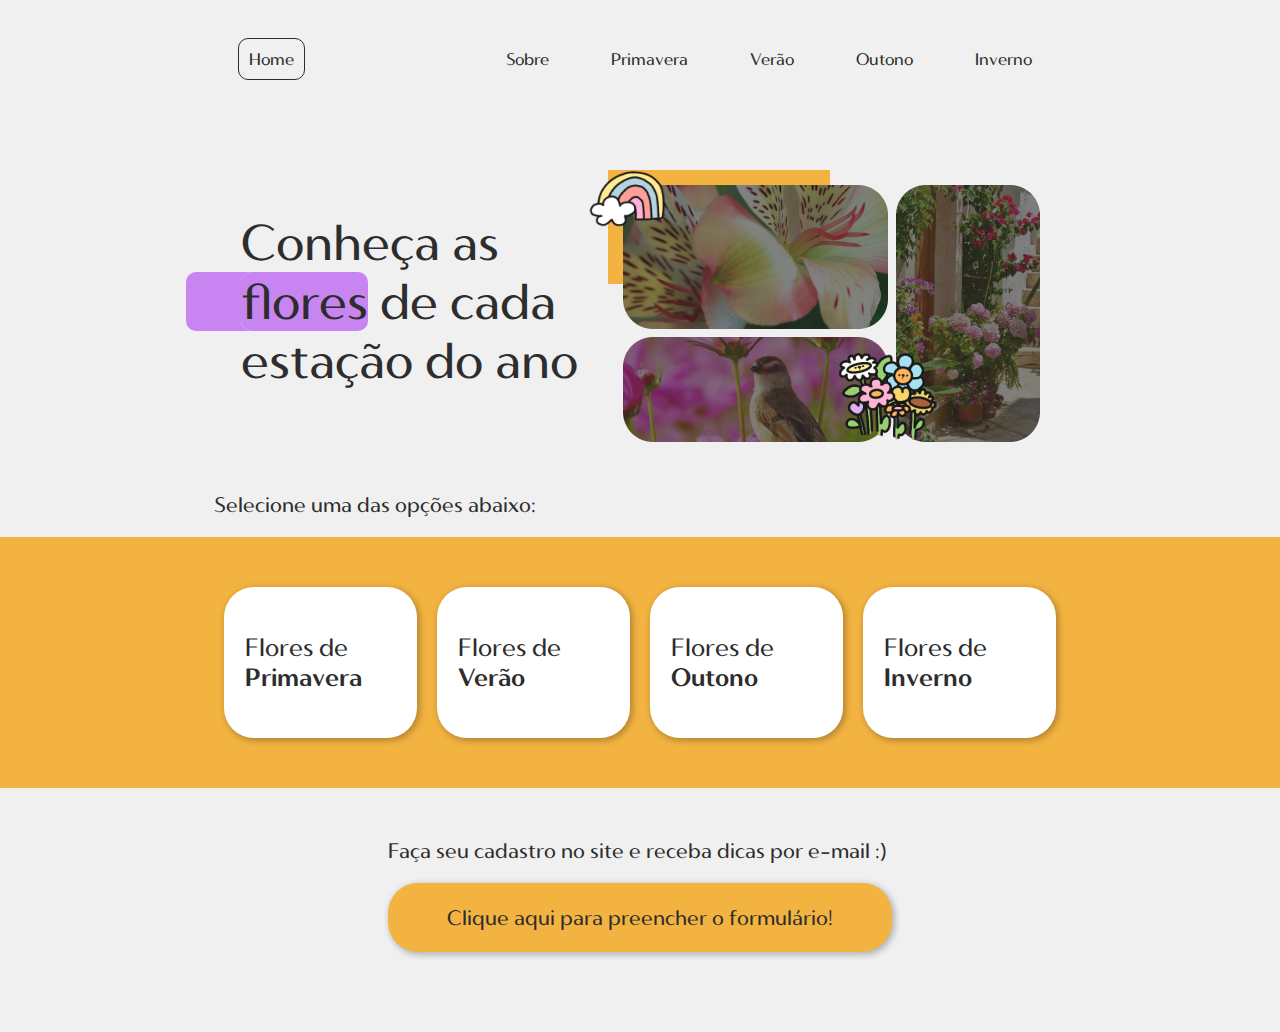
<file: index.html>
<head>
    <meta charset="UTF-8">
    <title>Flores das Estações</title>
    <link rel="stylesheet" href="css/layout.css" type="text/css">
    <style>
        @import url('https://fonts.googleapis.com/css2?family=Fira+Sans+Condensed:ital,wght@0,100;0,200;0,300;0,400;0,500;0,600;0,700;0,800;0,900;1,100;1,200;1,300;1,400;1,500;1,600;1,700;1,800;1,900&family=Kumbh+Sans:wght@100..900&family=Madimi+One&family=Quicksand:wght@300..700&display=swap');
    </style>
</head>

<body>
    <!--MENU-->
    <div class="hamburger" onclick="toggleMenu()">&#9776;</div>
    <nav>
        <div class="header" >
            <a id='homeMenu' class='active' href="index.html">Home</a>
            <a class='link' href="about.html">Sobre</a>
            <a class='link' href="primavera.html">Primavera</a>
            <a class='link' href="verao.html">Verão</a>
            <a class='link' href="outono.html">Outono</a>
            <a class='link' id='invernoMenu'href="inverno.html">Inverno</a>
        </div>
    </nav>
    <!--TOPO-->
    <div class="topoHome">
        <div class="mainTitle">
            Conheça as <br> <span class="purpleBgHome">flores</span> de cada <br> estação do ano</h2>
        </div>
        <div class="imgHome">
            <img src="img/bento_topo.png">
        </div>
    </div>

    <!--OPÇÕES-->
    <div class="optionText">
        <p>Selecione uma das opções abaixo:</p>
    </div>
    <div id="orangeBg">
        <div class="optionAll">
            <div class="option">
                <a class='link' href="primavera.html">
                    <p>Flores de <span>Primavera</span></p>
                </a>
            </div>
            <div class="option">
                <a class='link' href="verao.html"> 
                    <p>Flores de <span>Verão</span> </p>
                </a>
            </div>
            <div class="option">
                <a class='link' href="outono.html">
                    <p>Flores de <span>Outono</span></p>
                </a>
            </div>
            <div class="option">
                <a class='link' href="inverno.html">
                    <p>Flores de <span>Inverno</span></p>
                </a>
            </div>
        </div>
    </div>

    <!--FOOTER-->
    <div class="footer"> 
        <div >
            <p>Faça seu cadastro no site e receba dicas por e-mail :)</p>
        </div>
        <div class="botao">
            <a class="link" href="form.html">
                <p>Clique aqui para preencher o formulário!</p>
            </a>
        </div>
    </div>

    <script src='script/script.js'></script>
</body>
</file>
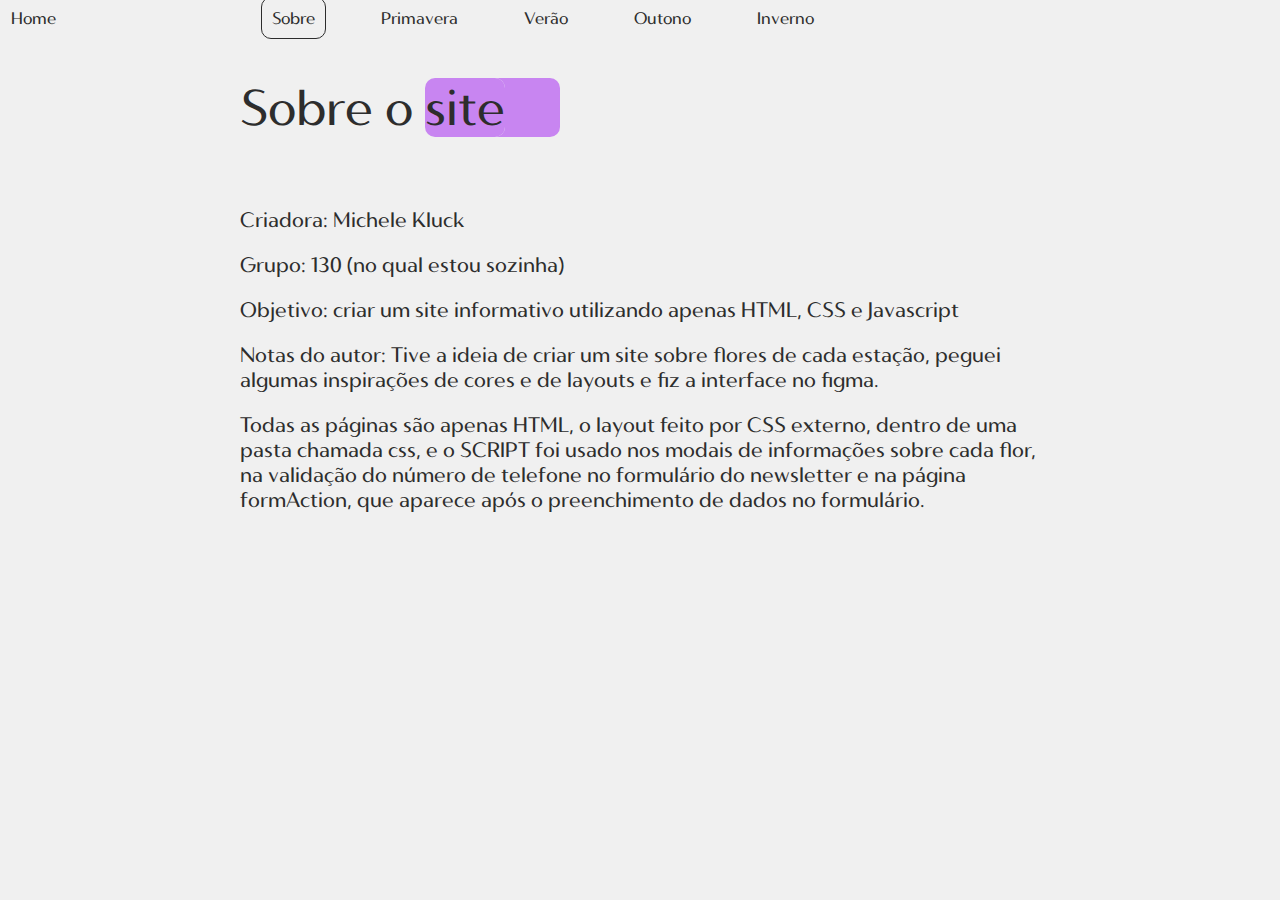
<file: about.html>
<head>
    <meta charset="UTF-8">
    <title>Flores das Estações</title>
    <link rel="stylesheet" href="css/layout.css" type="text/css">
    <style>
        @import url('https://fonts.googleapis.com/css2?family=Fira+Sans+Condensed:ital,wght@0,100;0,200;0,300;0,400;0,500;0,600;0,700;0,800;0,900;1,100;1,200;1,300;1,400;1,500;1,600;1,700;1,800;1,900&family=Kumbh+Sans:wght@100..900&family=Madimi+One&family=Quicksand:wght@300..700&display=swap');
    </style>
</head>

<body>
    <!--MENU-->
    <div class="header">
        <a id='homeMenu' href="index.html">Home</a>
        <a class='link active' href="about.html">Sobre</a>
        <a class='link' href="primavera.html">Primavera</a>
        <a class='link' href="verao.html">Verão</a>
        <a class='link' href="outono.html">Outono</a>
        <a class='link' id='invernoMenu'href="inverno.html">Inverno</a>
    </div>

    <!--TOPO-->
    <div class="topoSeason">
        <div class="seasonTitle">
            Sobre o <span class="purpleBgSeason">site</span> 
        </div>
    </div>

    <div class="topoSeason">
        <div class="aboutText">
            <p>Criadora: Michele Kluck</p>
            <p>Grupo: 130 (no qual estou sozinha)</p>
            <p>Objetivo: criar um site informativo utilizando apenas HTML, CSS e Javascript</p>
            <p>Notas do autor: Tive a ideia de criar um site sobre flores de cada estação, peguei algumas inspirações de cores e de layouts e fiz a interface no figma.</p>
            <p>Todas as páginas são apenas HTML, o layout feito por CSS externo, dentro de uma pasta chamada css, e o SCRIPT foi usado nos modais de informações sobre cada flor, na validação do número de telefone no formulário do newsletter e na página formAction, que aparece após o preenchimento de dados no formulário.</p>
        </div>
    </div>

</body>
</file>
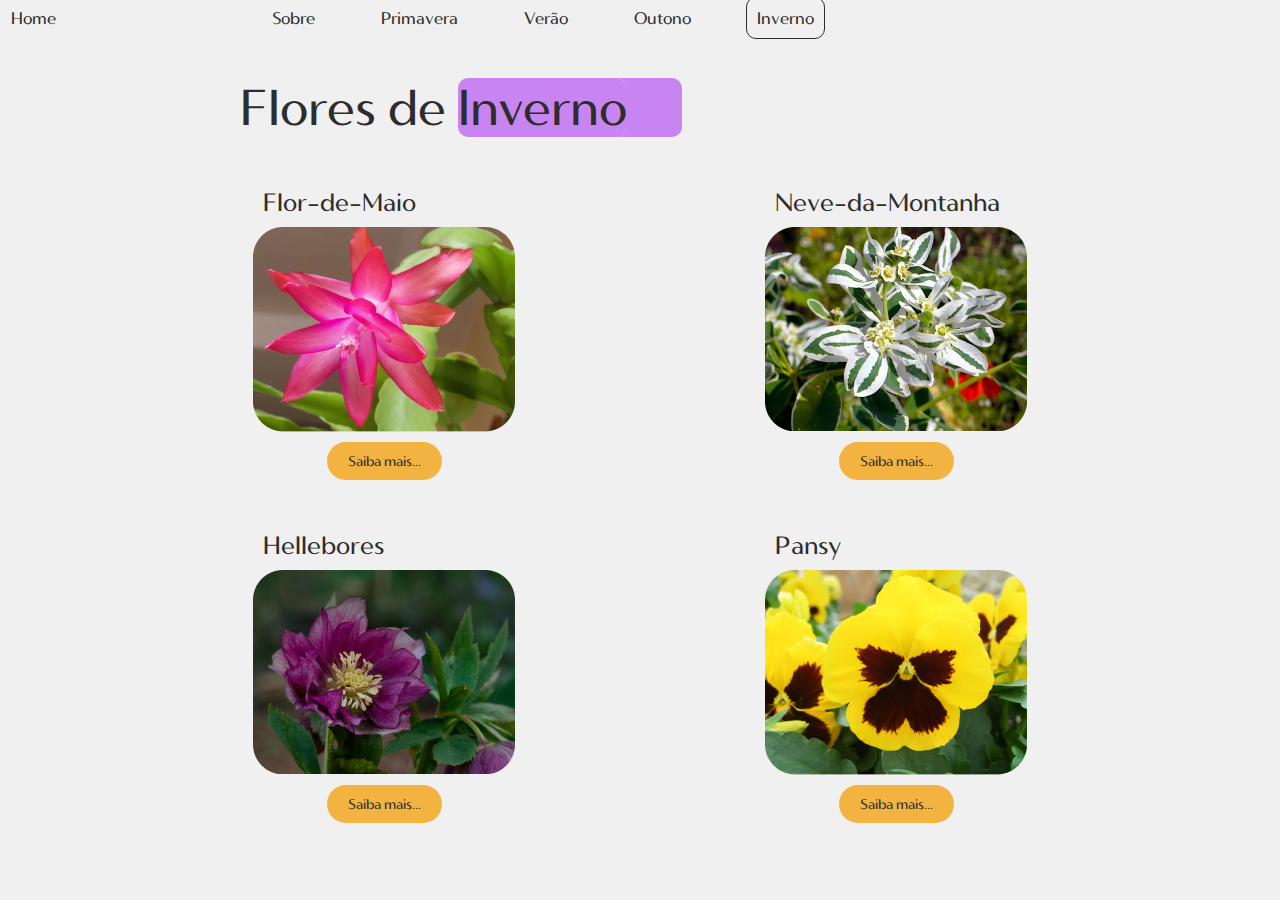
<file: inverno.html>
<head>
    <meta charset="UTF-8">
    <title>Flores das Estações</title>
    <link rel="stylesheet" href="css/layout.css" type="text/css">
    <style>
        @import url('https://fonts.googleapis.com/css2?family=Fira+Sans+Condensed:ital,wght@0,100;0,200;0,300;0,400;0,500;0,600;0,700;0,800;0,900;1,100;1,200;1,300;1,400;1,500;1,600;1,700;1,800;1,900&family=Kumbh+Sans:wght@100..900&family=Madimi+One&family=Quicksand:wght@300..700&display=swap');
    </style>
</head>

<body>
    <!--MENU-->
    <div class="header">
        <a id='homeMenu' href="index.html">Home</a>
        <a class='link' href="about.html">Sobre</a>
        <a class='link' href="primavera.html">Primavera</a>
        <a class='link' href="verao.html">Verão</a>
        <a class='link' href="outono.html">Outono</a>
        <a class='link active' id='invernoMenu'href="inverno.html">Inverno</a>
    </div>

    <!--TOPO-->
    <div class="topoSeason">
        <div class="seasonTitle">
        Flores de <span class="purpleBgSeason">Inverno</span>
        </div>
    </div>

    <!--IMAGENS-->
    <div class="imagens">
        <div>
            <div class="flwTitle"> Flor-de-Maio </div>
            <img class="img" src="img/flor_de_maio.png"></img>
            <div class="saibaMais">
                <input class="modalButton" type="button" value="Saiba mais..." onclick="openModal('flor_de_maio')">
            </div>
        </div>
        <div>
            <div class="flwTitle"> Neve-da-Montanha </div>
            <img class="img" src="img/neve_da_montanha.png"></img>
            <div class="saibaMais">
                <input class="modalButton" type="button" value="Saiba mais..." onclick="openModal('neve_da_montanha')">
            </div>
        </div>
    </div>

    <div class="imagens">
        <div>
            <div class="flwTitle"> Hellebores </div>
            <img class="img" src="img/hellebores.png"></img>
            <div class="saibaMais">
                <input class="modalButton" type="button" value="Saiba mais..." onclick="openModal('hellebores')">
            </div>
        </div>
        <div>
            <div class="flwTitle"> Pansy</div>
            <img class="img" src="img/pansy.png"></img>
            <div class="saibaMais">
                <input class="modalButton" type="button" value="Saiba mais..." onclick="openModal('pansy')">
            </div>
        </div>
    </div>

    <!--MODAL DETALHES-->
    <div id="modalOverlay" class="modal-overlay" style=" display: none;" onclick="closeModal()">
        <div class="modal" onclick="event.stopPropagation()">
            <header>
                <span onclick="closeModal()" class="closeButton">X</span>
            </header>
            <div id="title" class="modalTitle"></div>
            <div id="text" class="modalText"></div>
        </div>
    </div>

    <!--SCRIPT-->
    <script src='script/script.js'></script>
</body>
</file>
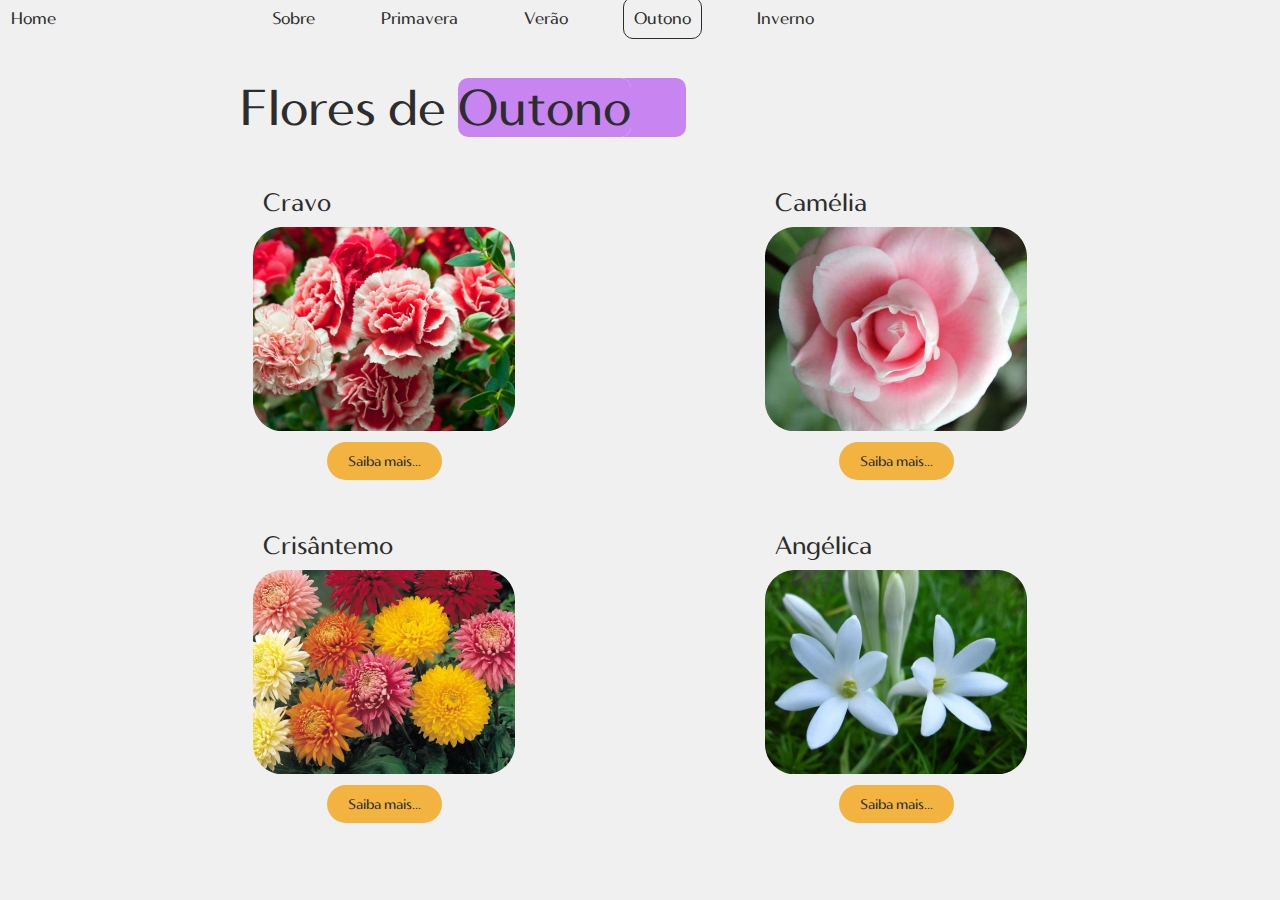
<file: outono.html>
<head>
    <meta charset="UTF-8">
    <title>Flores das Estações</title>
    <link rel="stylesheet" href="css/layout.css" type="text/css">
    <style>
        @import url('https://fonts.googleapis.com/css2?family=Fira+Sans+Condensed:ital,wght@0,100;0,200;0,300;0,400;0,500;0,600;0,700;0,800;0,900;1,100;1,200;1,300;1,400;1,500;1,600;1,700;1,800;1,900&family=Kumbh+Sans:wght@100..900&family=Madimi+One&family=Quicksand:wght@300..700&display=swap');
    </style>
</head>

<body>
    <!--MENU-->
    <div class="header">
        <a id='homeMenu' href="index.html">Home</a>
        <a class='link' href="about.html">Sobre</a>
        <a class='link' href="primavera.html">Primavera</a>
        <a class='link' href="verao.html">Verão</a>
        <a class='link active' href="outono.html">Outono</a>
        <a class='link' id='invernoMenu'href="inverno.html">Inverno</a>
    </div>

    <!--TOPO-->
    <div class="topoSeason">
        <div class="seasonTitle">
        Flores de <span class="purpleBgSeason">Outono</span>
        </div>
    </div>

    <!--IMAGENS-->
    <div class="imagens">
        <div>
            <div class="flwTitle"> Cravo </div>
            <img class="img" src="img/cravo.png"></img>
            <div class="saibaMais">
                <input class="modalButton" type="button" value="Saiba mais..." onclick="openModal('cravo')">
            </div>
        </div>
        <div>
            <div class="flwTitle"> Camélia </div>
            <img class="img" src="img/camelia.png"></img>
            <div class="saibaMais">
                <input class="modalButton" type="button" value="Saiba mais..." onclick="openModal('camelia')">
            </div>
        </div>
    </div>

    <div class="imagens">
        <div>
            <div class="flwTitle"> Crisântemo </div>
            <img class="img" src="img/crisantemo.png"></img>
            <div class="saibaMais">
                <input class="modalButton" type="button" value="Saiba mais..." onclick="openModal('crisantemo')">
            </div>
        </div>
        <div>
            <div class="flwTitle"> Angélica</div>
            <img class="img" src="img/angelica.png"></img>
            <div class="saibaMais">
                <input class="modalButton" type="button" value="Saiba mais..." onclick="openModal('angelica')">
            </div>
        </div>
    </div>

    <!--MODAL DETALHES-->
    <div id="modalOverlay" class="modal-overlay" style=" display: none;" onclick="closeModal()">
        <div class="modal" onclick="event.stopPropagation()">
            <header>
                <span onclick="closeModal()" class="closeButton">X</span>
            </header>
            <div id="title" class="modalTitle"></div>
            <div id="text" class="modalText"></div>
        </div>
    </div>

    <!--SCRIPT-->
    <script src='script/script.js'></script>
</body>
</file>
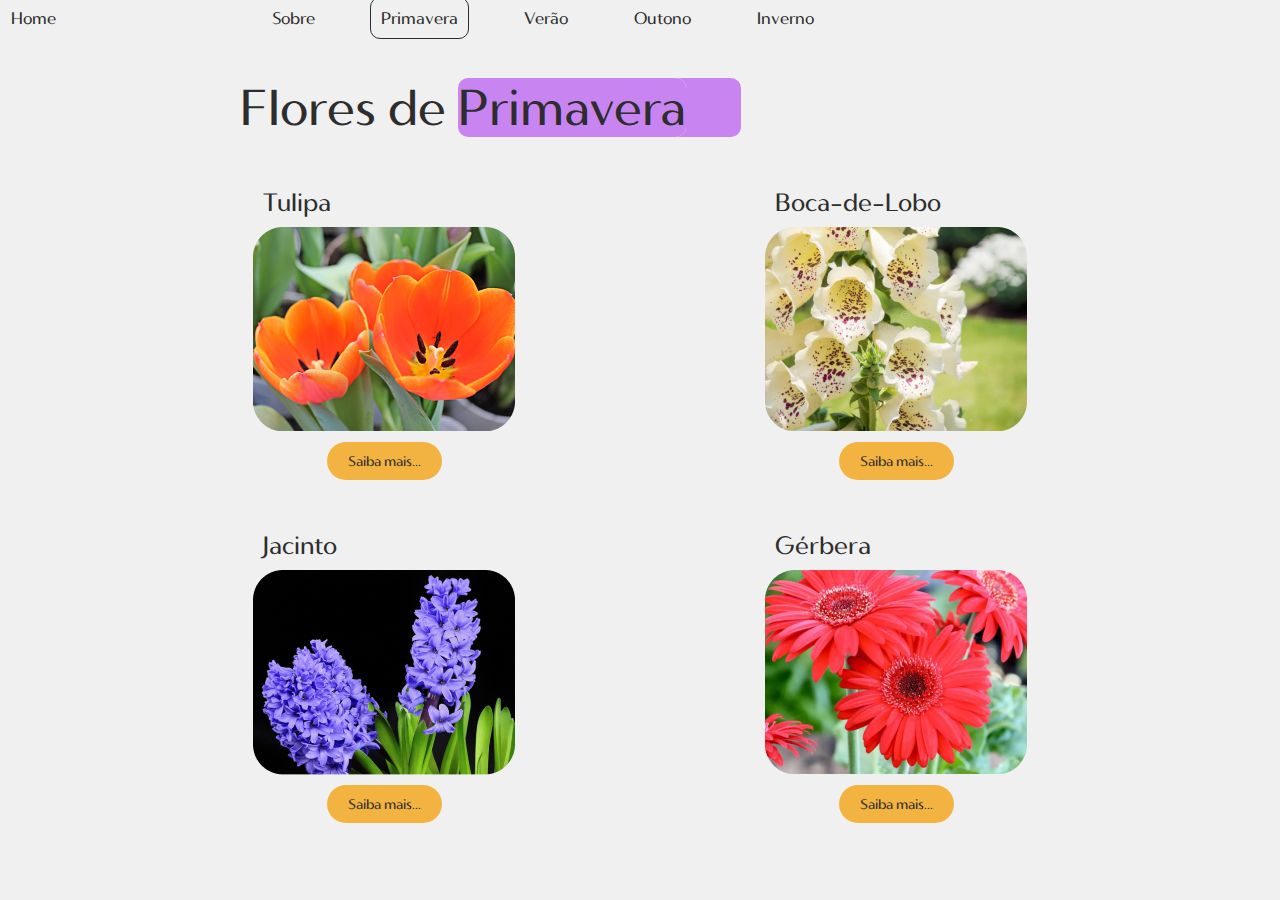
<file: primavera.html>
<head>
    <meta charset="UTF-8">
    <title>Flores das Estações</title>
    <link rel="stylesheet" href="css/layout.css" type="text/css">
    <style>
        @import url('https://fonts.googleapis.com/css2?family=Fira+Sans+Condensed:ital,wght@0,100;0,200;0,300;0,400;0,500;0,600;0,700;0,800;0,900;1,100;1,200;1,300;1,400;1,500;1,600;1,700;1,800;1,900&family=Kumbh+Sans:wght@100..900&family=Madimi+One&family=Quicksand:wght@300..700&display=swap');
    </style>
</head>

<body>
    <!--MENU-->
    <div class="header">
        <a id='homeMenu' href="index.html">Home</a>
        <a class='link' href="about.html">Sobre</a>
        <a class='link active' href="primavera.html">Primavera</a>
        <a class='link' href="verao.html">Verão</a>
        <a class='link' href="outono.html">Outono</a>
        <a class='link' id='invernoMenu'href="inverno.html">Inverno</a>
    </div>

    <!--TOPO-->
    <div class="topoSeason">
        <div class="seasonTitle">
        Flores de <span class="purpleBgSeason">Primavera</span>
        </div>
    </div>

    <!--IMAGENS-->
    <div class="imagens">
        <div>
            <div class="flwTitle"> Tulipa </div>
            <img class="img" src="img/tulipa.png"></img>
            <div class="saibaMais">
                <input class="modalButton" type="button" value="Saiba mais..." onclick="openModal('tulipa')">
            </div>
        </div>
        <div>
            <div class="flwTitle"> Boca-de-Lobo </div>
            <img class="img" src="img/boca_de_lobo.png"></img>
            <div class="saibaMais">
                <input class="modalButton" type="button" value="Saiba mais..." onclick="openModal('boca_de_lobo')">
            </div>
        </div>
    </div>

    <div class="imagens">
        <div>
            <div class="flwTitle"> Jacinto </div>
            <img class="img" src="img/jacinto.png"></img>
            <div class="saibaMais">
                <input class="modalButton" type="button" value="Saiba mais..." onclick="openModal('jacinto')">
            </div>
        </div>
        <div>
            <div class="flwTitle"> Gérbera</div>
            <img class="img" src="img/gerbera.png"></img>
            <div class="saibaMais">
                <input class="modalButton" type="button" value="Saiba mais..." onclick="openModal('gerbera')">
            </div>
        </div>
    </div>

    <!--MODAL DETALHES-->
    <div id="modalOverlay" class="modal-overlay" style=" display: none;" onclick="closeModal()">
        <div class="modal" onclick="event.stopPropagation()">
            <header>
                <span onclick="closeModal()" class="closeButton">X</span>
            </header>
            <div id="title" class="modalTitle"></div>
            <div id="text" class="modalText"></div>
        </div>
    </div>

    <!--SCRIPT-->
    <script src='script/script.js'></script>
</body>
</file>
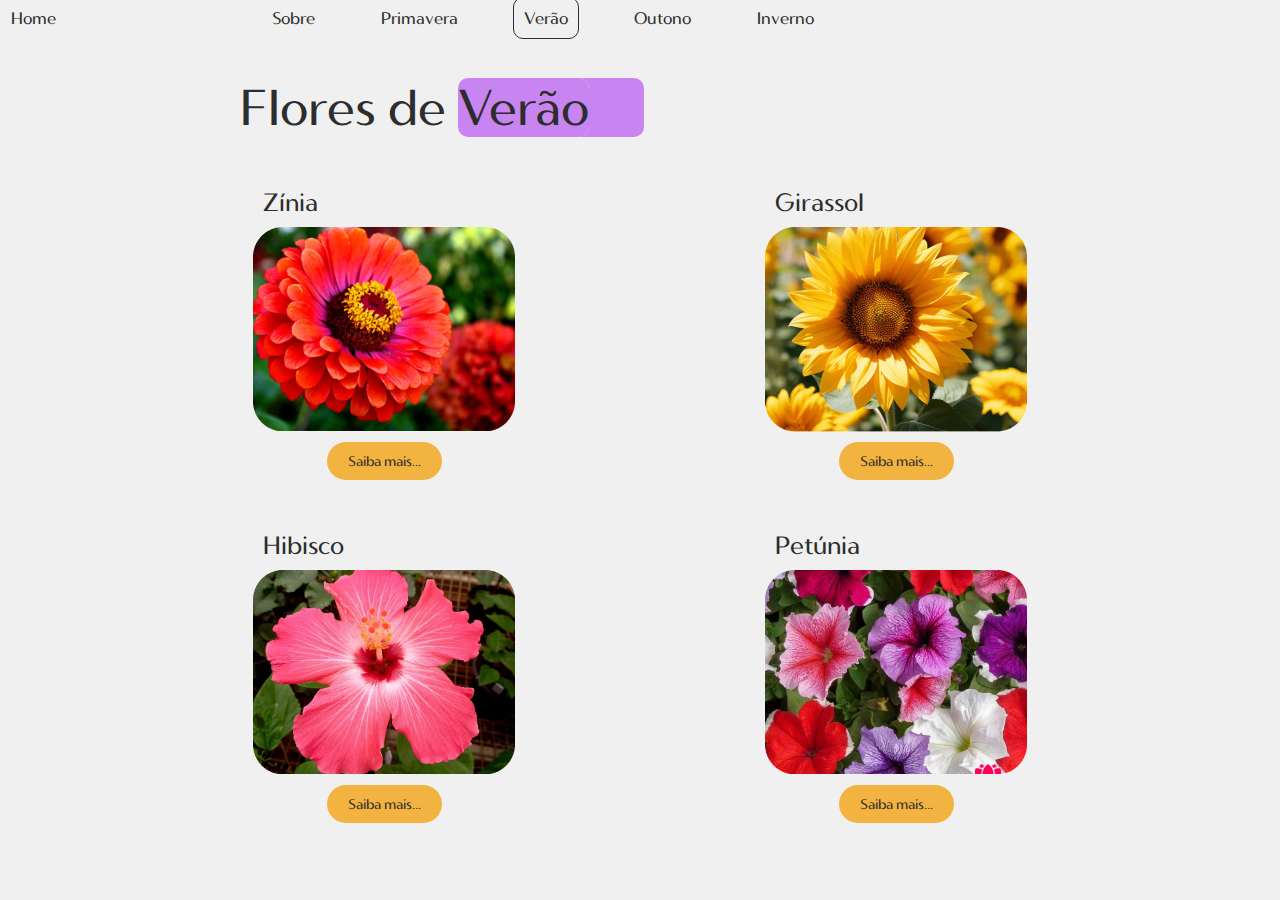
<file: verao.html>
<head>
    <meta charset="UTF-8">
    <title>Flores das Estações</title>
    <link rel="stylesheet" href="css/layout.css" type="text/css">
    <style>
        @import url('https://fonts.googleapis.com/css2?family=Fira+Sans+Condensed:ital,wght@0,100;0,200;0,300;0,400;0,500;0,600;0,700;0,800;0,900;1,100;1,200;1,300;1,400;1,500;1,600;1,700;1,800;1,900&family=Kumbh+Sans:wght@100..900&family=Madimi+One&family=Quicksand:wght@300..700&display=swap');
    </style>
</head>

<body>
    <!--MENU-->
    <div class="header">
        <a id='homeMenu' href="index.html">Home</a>
        <a class='link' href="about.html">Sobre</a>
        <a class='link' href="primavera.html">Primavera</a>
        <a class='link active' href="verao.html">Verão</a>
        <a class='link' href="outono.html">Outono</a>
        <a class='link' id='invernoMenu'href="inverno.html">Inverno</a>
    </div>

    <!--TOPO-->
    <div class="topoSeason">
        <div class="seasonTitle">
        Flores de <span class="purpleBgSeason">Verão</span>
        </div>
    </div>

    <!--IMAGENS-->
    <div class="imagens">
        <div>
            <div class="flwTitle"> Zínia </div>
            <img class="img" src="img/zinia.png"></img>
            <div class="saibaMais">
                <input class="modalButton" type="button" value="Saiba mais..." onclick="openModal('zinia')">
            </div>
        </div>
        <div>
            <div class="flwTitle"> Girassol </div>
            <img class="img" src="img/girassol.png"></img>
            <div class="saibaMais">
                <input class="modalButton" type="button" value="Saiba mais..." onclick="openModal('girassol')">
            </div>
        </div>
    </div>

    <div class="imagens">
        <div>
            <div class="flwTitle"> Hibisco </div>
            <img class="img" src="img/hibisco.png"></img>
            <div class="saibaMais">
                <input class="modalButton" type="button" value="Saiba mais..." onclick="openModal('hibisco')">
            </div>
        </div>
        <div>
            <div class="flwTitle"> Petúnia</div>
            <img class="img" src="img/petunia.png"></img>
            <div class="saibaMais">
                <input class="modalButton" type="button" value="Saiba mais..." onclick="openModal('petunia')">
            </div>
        </div>
    </div>

    <!--MODAL DETALHES-->
    <div id="modalOverlay" class="modal-overlay" style=" display: none;" onclick="closeModal()">
        <div class="modal" onclick="event.stopPropagation()">
            <header>
                <span onclick="closeModal()" class="closeButton">X</span>
            </header>
            <div id="title" class="modalTitle"></div>
            <div id="text" class="modalText"></div>
        </div>
    </div>

    <!--SCRIPT-->
    <script src='script/script.js'></script>
</body>
</file>
<file: css/layout.css>
/*CSS GERAL*/
body {
    margin-left: auto;  /*margin automatica do browser*/
    margin-right: auto;
    padding: 0;
    overflow-x: hidden; /*evita rolagem horizontal indesejada*/
    font-family: "Kumbh Sans", serif; /*especificações da fonte*/
    font-optical-sizing: auto;
    font-weight: 500; 
    font-style: normal;
    font-variation-settings: "YOPQ" 116;
    color: #2D2D2D;
    background-color: #F0F0F0;
}

/*HEADER*/
nav .header {
    padding: 30px;
    text-align: center;
    display: flex;
    margin: auto;
    max-width: fit-content;
}

.hamburger {
    display: none;
    font-size: 24px;
    cursor: pointer;
}

@media (max-width: 768px) {
    .hamburger {
        display: block;
        position: fixed;
        top: 20;
        left: 20;
        z-index: 9999;
        background-color: red;
    }
/*   position: fixed;
    top: 0;
    left: 0;
    width: 100vw;
    height: 100vh;
    background-color: rgba(0, 0, 0, 0.5); 
    justify-content: center;
    align-items: center;
    z-index: 9998;*/
    nav .header {
        display: none;
        flex-direction: column;
        gap: 0;
        text-align: left;
        margin-left: 30px; 
    }
    
    nav .header a:hover {
        border: none;
        border-color: #2d2d2d; 
        max-width: fit-content;
        background-color: white;
    }

    .header.active {
        display: flex;
        background-color: white;
    }

}

.header a { 
    font-size: 16px;
    margin-right: 40px;
    color: #2D2D2D;
    padding: 10px;
    border-radius: 10px; 
    border: solid 1px transparent; /* Borda transparente para reservar espaço */
}

.link {
    text-decoration: none;
    color: #2D2D2D;
}

#homeMenu {
    margin-right: 190px;
    text-decoration: none;
}

#invernoMenu {
    margin-right: 0;
}

.header a:hover {
    background-color: #F0F0F0;
    border-color: #2D2D2D; 
}

.header a.active {
    background-color: #F0F0F0;
    border-color: #2D2D2D;
}
/*FIM HEADER*/

/*HOME*/

/*TOPO*/
.topoHome {
    max-width: fit-content;  /*ajusta o conteudo com o tamanho de seu conteúdo*/
    margin: 50px auto; /*margin top e bottom - margin left e right*/
    display: flex;  /*container flexivel -> por padrão o eixo principal é horizontal*/
    justify-content: center;
    align-items: center;
    gap: 10px;
}

.mainTitle {
    font-weight: 500;
    font-size: 48px;
    display: block;
    margin: auto;
}

.purpleBgHome {
    background-color: #C885F1;
    border-radius: 10px 10px 10px 10px;
    box-shadow: -55px 0 0 #C885F1; 
}
/*FIM TOPO*/

/*OPÇÕES*/
.optionText {
    max-width: fit-content;
    margin: auto;
}

.optionText p {
    margin-right: 530px;
    font-size: 20px;
}

#orangeBg {
    background-color: #F3B341;
    padding: 50px;
    margin-bottom: 50px;
}

.optionAll {
    align-items: center; 
    flex-direction: row; /*itens são organizados no eixo horizontal*/
    justify-content: center;
    align-items: center;
    max-width: fit-content;
    margin: auto;
    display: flex;
    gap: 20px;
}

.option {
    background-color: white;
    width: 191px;
    height: 149px;
    display: inline-block; /*elemento seja comportado como um bloco em termos de altura e largura e alinhado na mesma linha*/
    text-align: left; 
    border-radius: 30px;
    box-shadow: 2px 2px 6px 1px rgb(0 0 0 / 25%);
    border: solid 1px transparent;
}

.option p {
    padding: 20px;
    font-size: 24px;
}

.option span {
    font-weight: 700;
}

.option:hover {
    border-color: #2D2D2D;
}
/*FIM OPÇÕES*/

/*FOOTER CADASTRE-SE*/
.footer {
    max-width: fit-content;
    margin: auto;
    font-size: 20px;
}

.botao {
    background-color: #F3B341;
    padding: 1px 30px;
    border-radius: 30px;
    text-align: center;
    box-shadow: 2px 2px 6px 1px rgb(0 0 0 / 25%);
    border: solid 1px transparent;
    width: 442px;
    margin: auto;
    margin-bottom: 80px;
}

.botao:hover {
    border-color: #2D2D2D;
}
/*FIM FOOTER CADASTRE-SE*/

/*FIM HOME*/

/*FLORES DE ... */
.topoSeason {
    display: flex;
    align-items: center;
    justify-content: flex-start; 
    margin: auto;
    max-width: 800px; 
    width: 100%; 
    padding: 0 20px;
    margin-top: 50px;
}

.purpleBgSeason {
    background-color: #C885F1;
    border-radius: 10px;
    box-shadow: 55px 0 0 #C885F1; 
}


.seasonTitle {
    font-weight: 500;
    font-size: 48px;
    text-align: left; /* Alinha o texto à esquerda */
    margin-bottom: 50px;
}
/*FLORES DE ... FIM*/

/*IMAGENS FLORES*/
.imagens{
    align-items: center;
    flex-direction: row;
    justify-content: center;
    align-items: center;
    max-width: fit-content;
    margin: auto;
    display: flex;
    gap: 250px;
}

.flwTitle {
    font-size: 24px;
    margin-left: 10px;
}

.img {
    margin: 10px 0;
}

.modal-overlay {
    position: fixed;
    top: 0;
    left: 0;
    width: 100vw;
    height: 100vh;
    background-color: rgba(0, 0, 0, 0.5); 
    justify-content: center;
    align-items: center;
    z-index: 9998;
}

.modal {
    background-color: #F3B341;
    width: 270px;
    max-height: 80%;
    border-radius: 10px;
    padding: 20px;
    flex-direction: column; /*itens dentro do container são dispostos ao longo do eixo vertical*/
    align-items: center;
    z-index: 9999; /*Garante que o elemento fique acima de outros elementos da página*/
    overflow-y: auto; /*permite que o conteudo seja rolado verticalmente caso ultrapasse o limite de altura definida para o elemento*/
}

.modalTitle {
    font-size: 20px;
    margin-bottom: 20px;
    margin-top: 20px;
}

.modalText {
    font-weight: 400;
    align-items: center;
    line-height: 25px;
    margin-bottom: 20px;
}

.closeButton {
    background-color: white;
    border-radius: 50%;
    padding: 10px 12px;
    font-weight: 800;
    align-items: right;
    cursor: pointer;
}

header {
    text-align: right;
    margin: auto;
}

.modalButton {
    background-color: #F3B341;
    border-radius: 130px;
    border: 0px;
    padding: 10px 20px;
    font-family: "Kumbh Sans", serif;
    font-optical-sizing: auto; /*ajuste automatico da forma das letras*/
    font-weight: 500;
    font-style: normal;
    font-variation-settings: "YOPQ" 116;
    color: #2D2D2D;
    cursor: pointer;
    border: solid 1px transparent;
    margin-bottom: 50px;
}

.saibaMais {
    align-items: center;
    text-align: center;
}

.modalButton:hover {
    border-color: #2D2D2D;
}
/*FIM IMAGENS FLORES*/

/*FORMULÁRIO*/

label {
    font-size: 20px;
}

.inputForm {
    width: 100%;
    width: 800px;
    height: 55px;
    border-radius: 10px;
    display: block;
    margin-top: 10px;
    padding: 20px;
    font-size: 15px;
    outline: 0;
    background-color: #F0F0F0;
    font-family: "Kumbh Sans", serif;
    font-optical-sizing: auto;
    font-weight: 500;
    font-style: normal;
    font-variation-settings: "YOPQ" 116;
    color: #2d2d2d;
    margin-bottom: 20px;
}

.form {
    margin-top: 50px;
    max-width: fit-content;
    margin: auto;
    margin-top: 50px;

}

input::placeholder {
    color: #A0A0A0;
    font-size: 15px;
    font-weight: 400;
}

input:focus {
    background-color: white;
}

.submitButton {
    background-color: #F3B341;
    width: 146px;
    height: 45.26px;
    border-radius: 130px;
    padding: 0;
    border: solid 1px transparent;
    cursor: pointer;
    font-family: "Kumbh Sans", serif; /*especificações da fonte*/
    font-optical-sizing: auto;
    font-weight: 700; 
    font-style: normal;
    font-variation-settings: "YOPQ" 116;
    color: #2D2D2D;
}

.submitButton:hover {
    background-color: #FFA403;
}


#infos {
    max-width: fit-content;
    margin: auto;
    margin-top: 50px;
}

#output {
    font-size: 20px;
    padding: 20px;
    background-color: #C9D088;
    border-radius: 20px;
}

#infos h1 {
    font-weight: 500;
    font-size: 48px;
}

#infos h2 {
    text-align: center;
    font-weight: 500;
    margin-bottom: 50px;
}

/*FIM FORMULÁRIO*/

/*SOBRE O SITE*/
.aboutText {
    font-size: 20px;
    margin-top: -50px;
}

/*TABELA*/
.tableCSS {
    margin: auto;
    font-size: 20px;
    padding: 20px;
    border-radius: 20px;

}

.tableCampo {
    align-items: left;
    padding: 10px 30px; /*cima e embaixo*/ /*esquerda direita*/ 
    background-color: #DEDEDE;
    font-family: "Kumbh Sans", serif; /*especificações da fonte*/
    font-optical-sizing: auto;
    font-weight: 500;  
    font-style: normal;
    font-variation-settings: "YOPQ" 116;
    color: #2D2D2D;
    width: 345px;
    height: 52px;
    border-radius: 10px;
    border: 1px solid black;
}

.tableValor {
    align-items: left;
    padding: 10px 30px; /*cima e embaixo*/ /*esquerda direita*/ 
    background-color: white;
    font-family: "Kumbh Sans", serif; /*especificações da fonte*/
    font-optical-sizing: auto;
    font-weight: 500;  
    font-style: normal;
    font-variation-settings: "YOPQ" 116;
    color: #2D2D2D;
    width: 345px;
    height: 52px;
    border-radius: 10px;
    border: 1px solid black;
}

.tableTitle {
    background-color: #DEDEDE;
}

.tableBody {
    margin: auto;
    max-width: fit-content;
    align-items: center;
}

.tableButton {
    margin-top: 20px;
    margin-left: 20px;
}

.formSubtitle {
    font-size: 24px;
    text-align: left; 
}

.topoSubtitleForm {
    display: flex;
    align-items: center;
    justify-content: flex-start; 
    margin: auto;
    max-width: 800px; 
    width: 100%; 
    padding: 0 20px;
}
</file>
